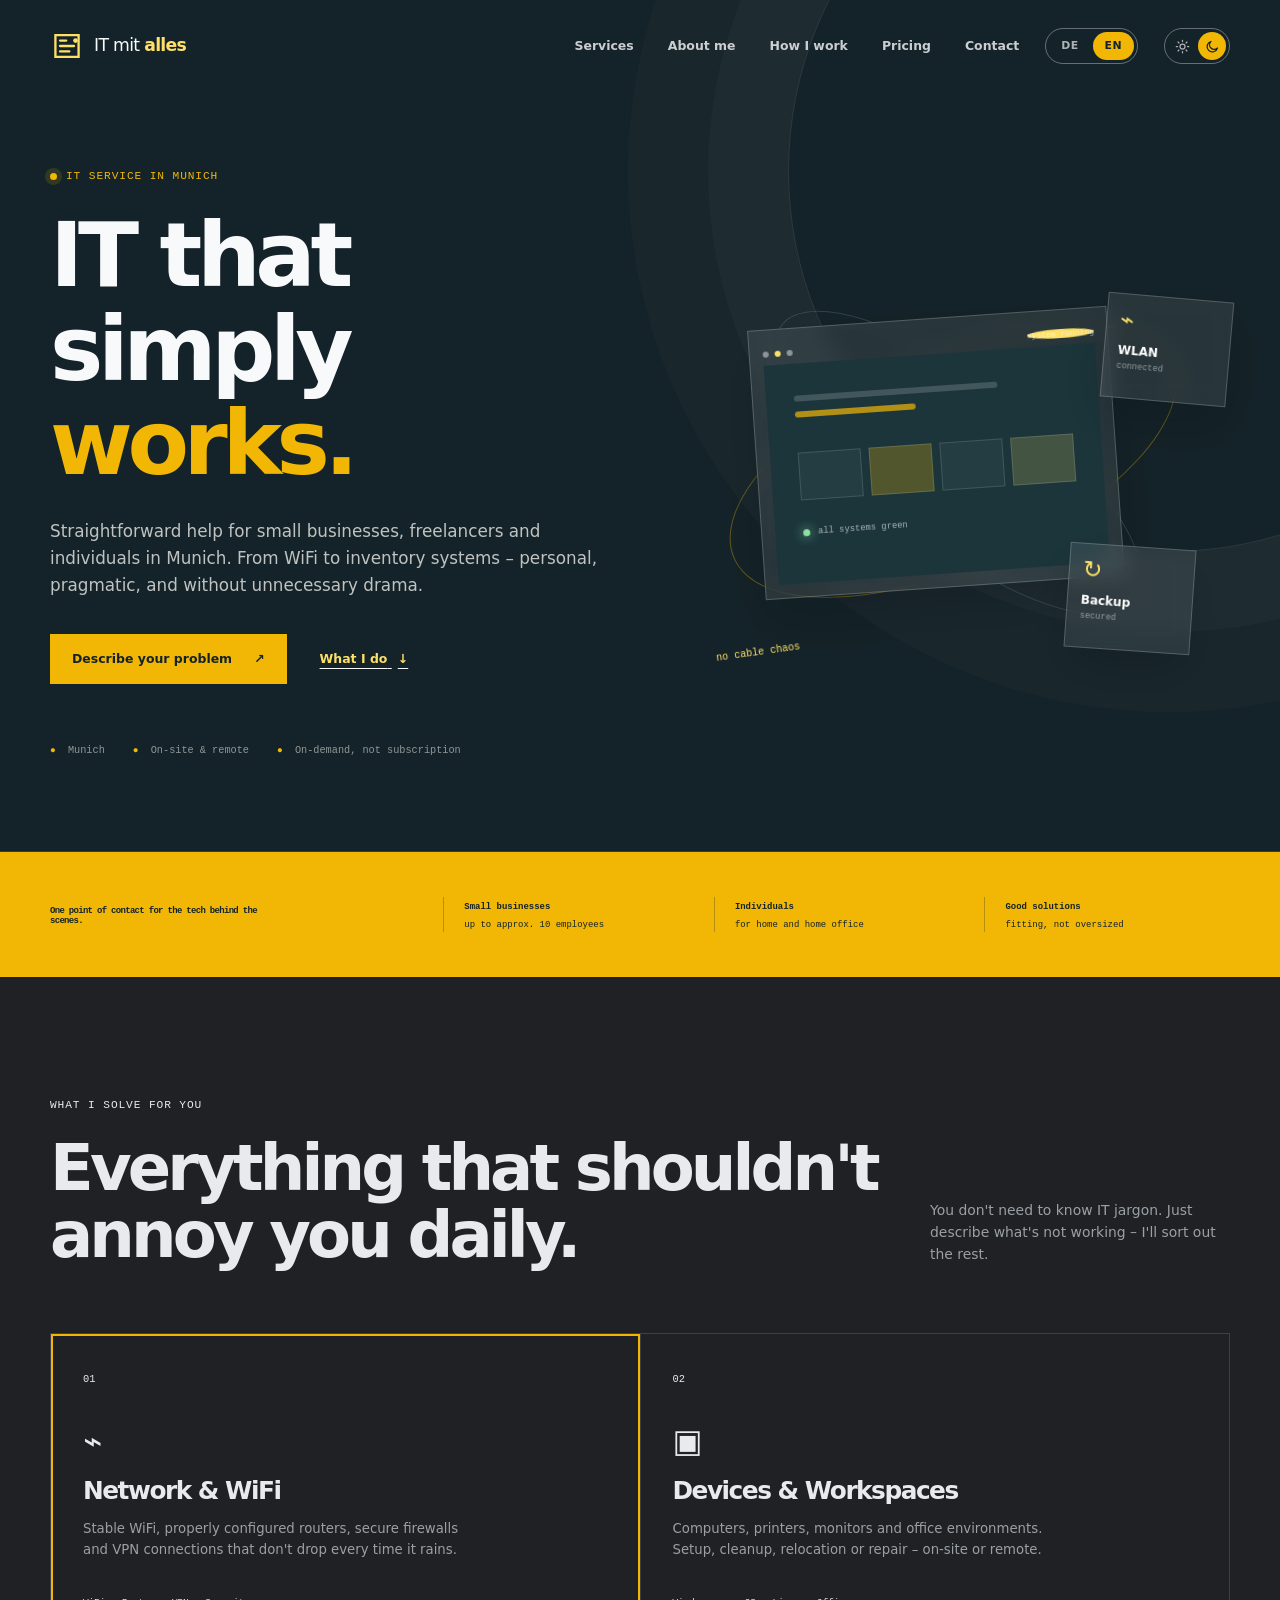
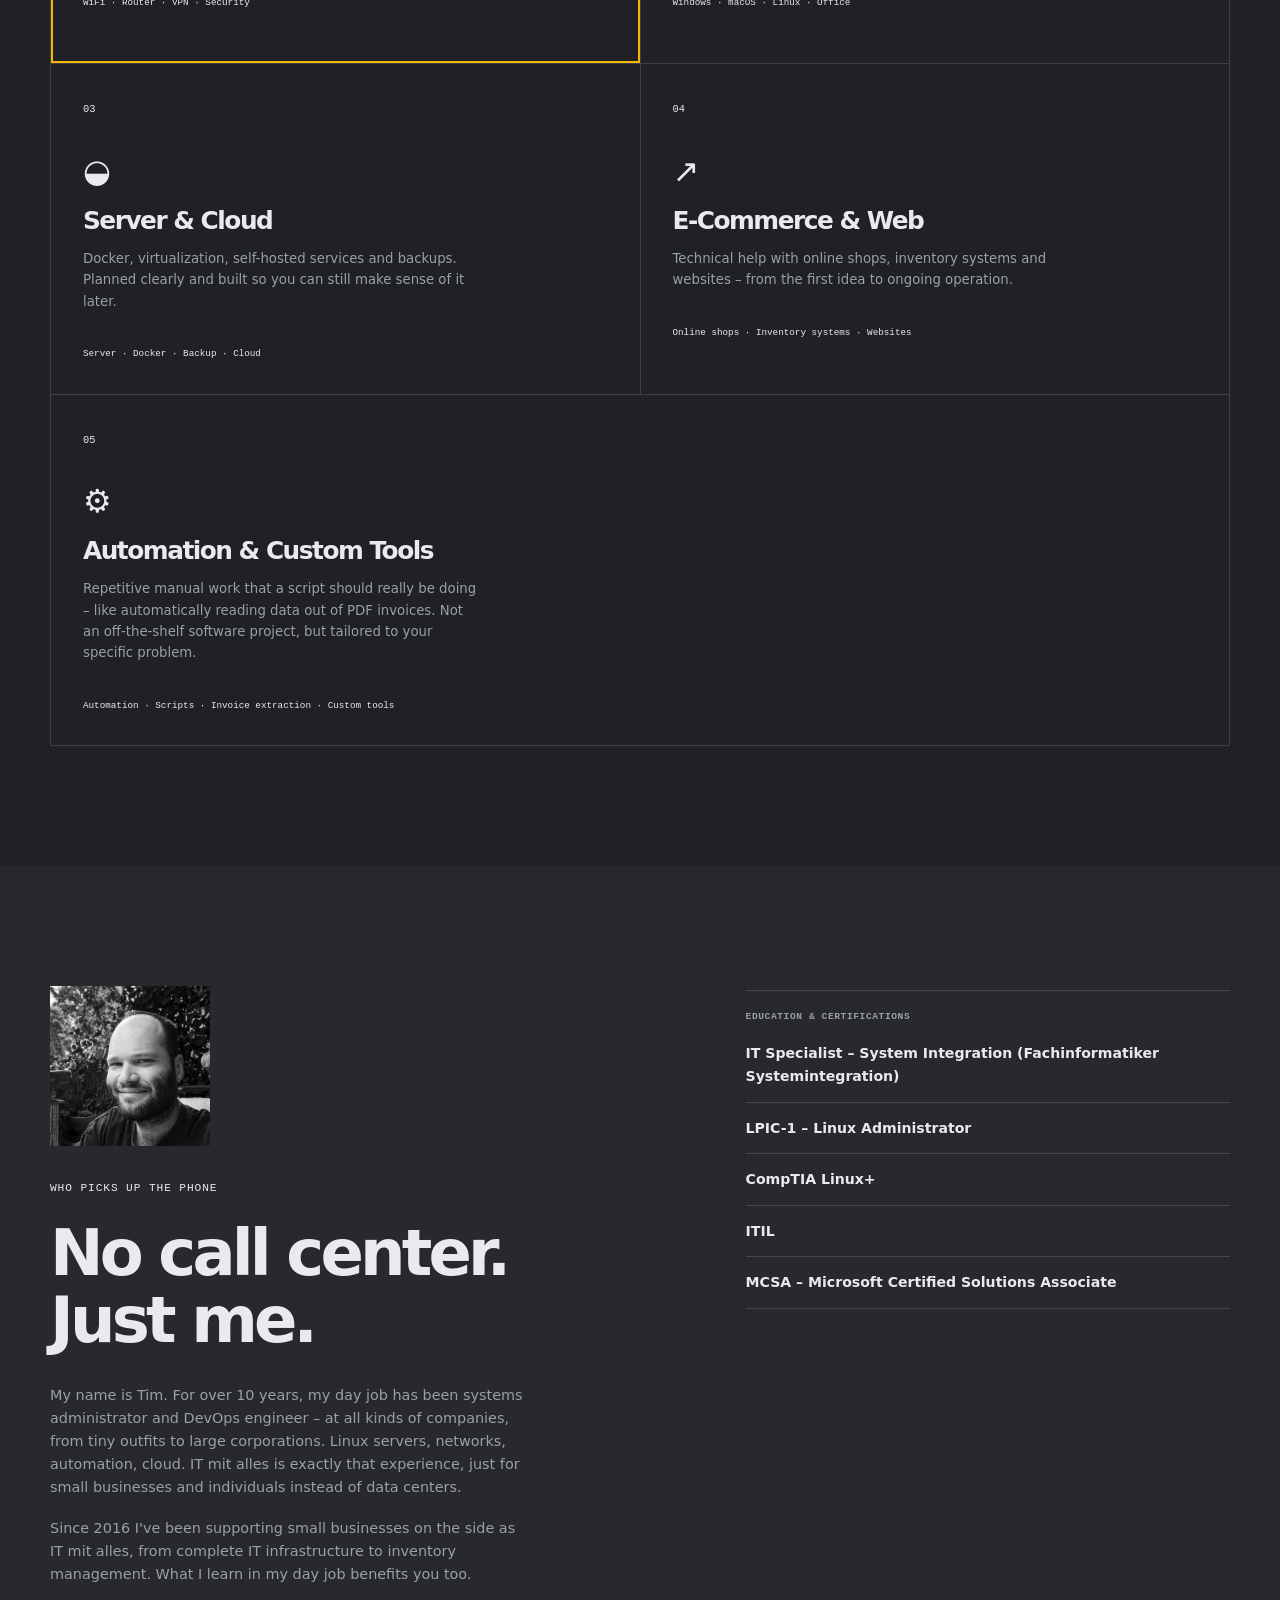
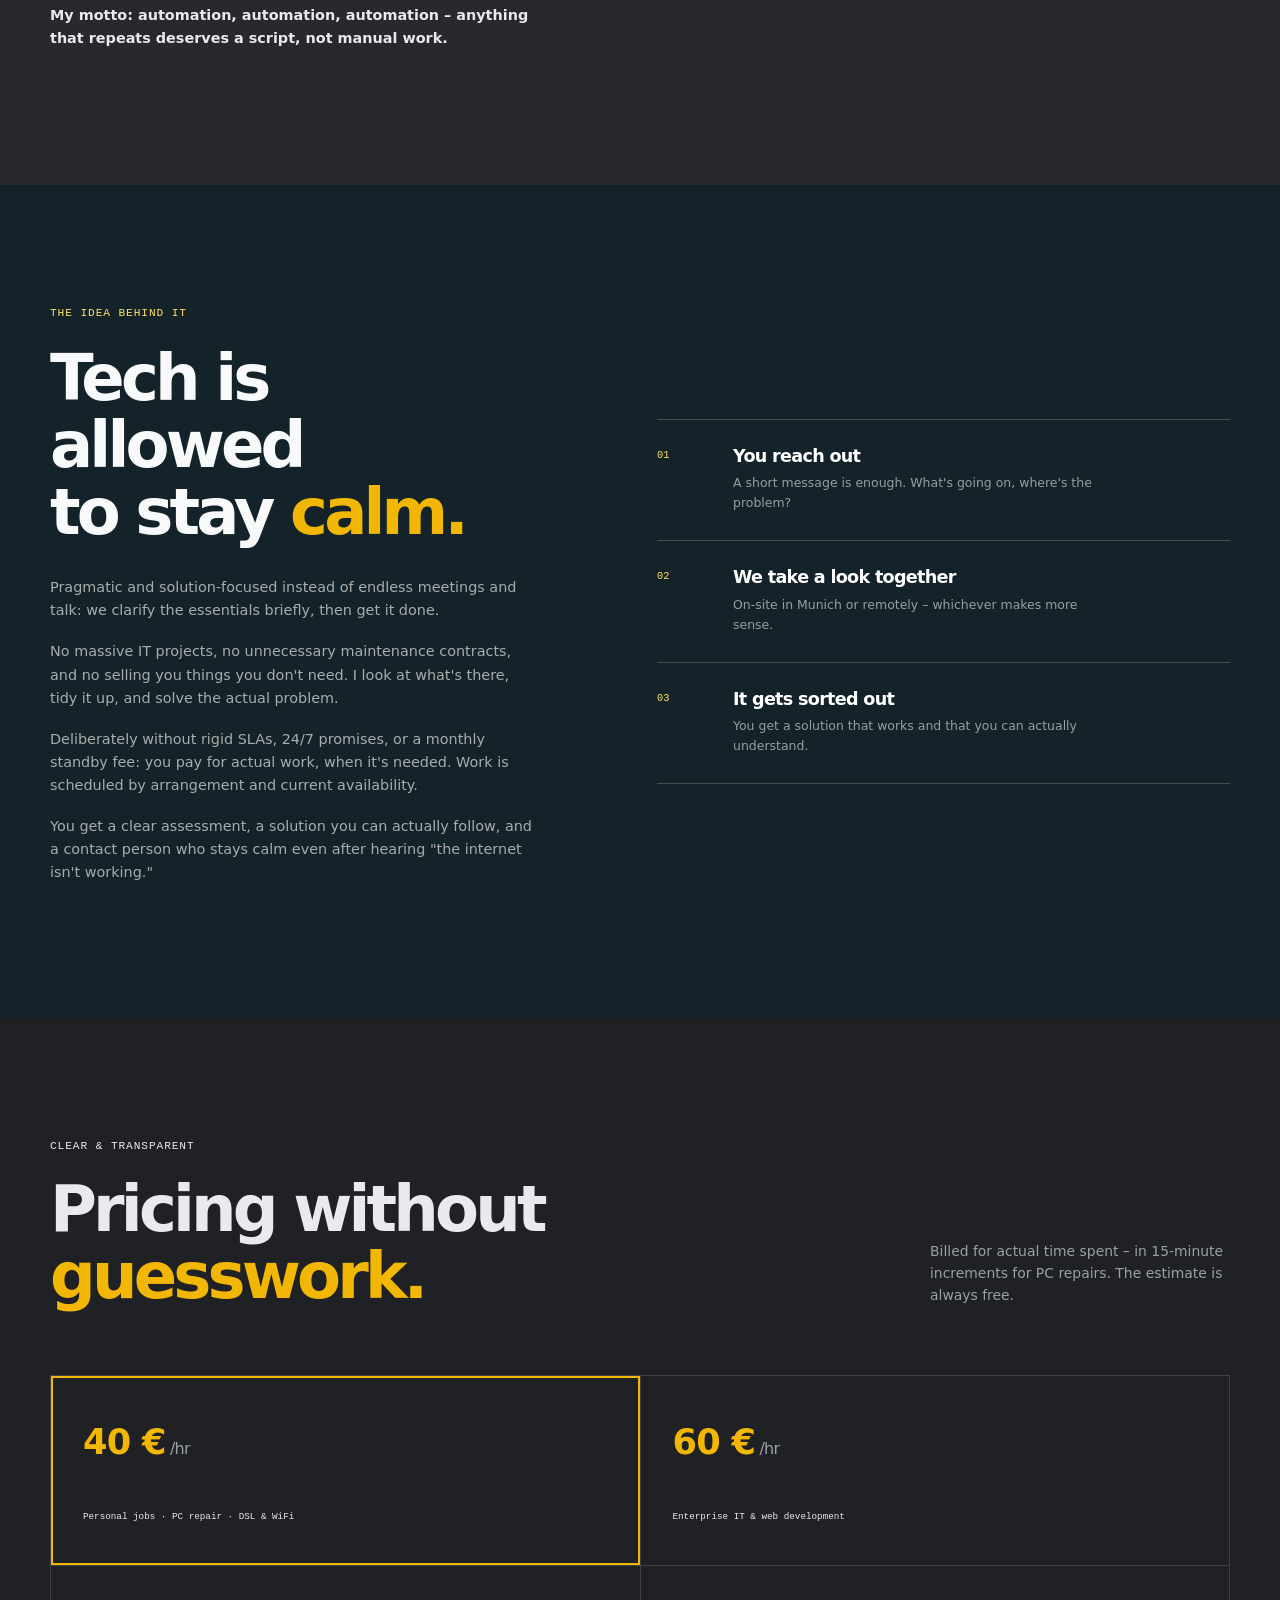
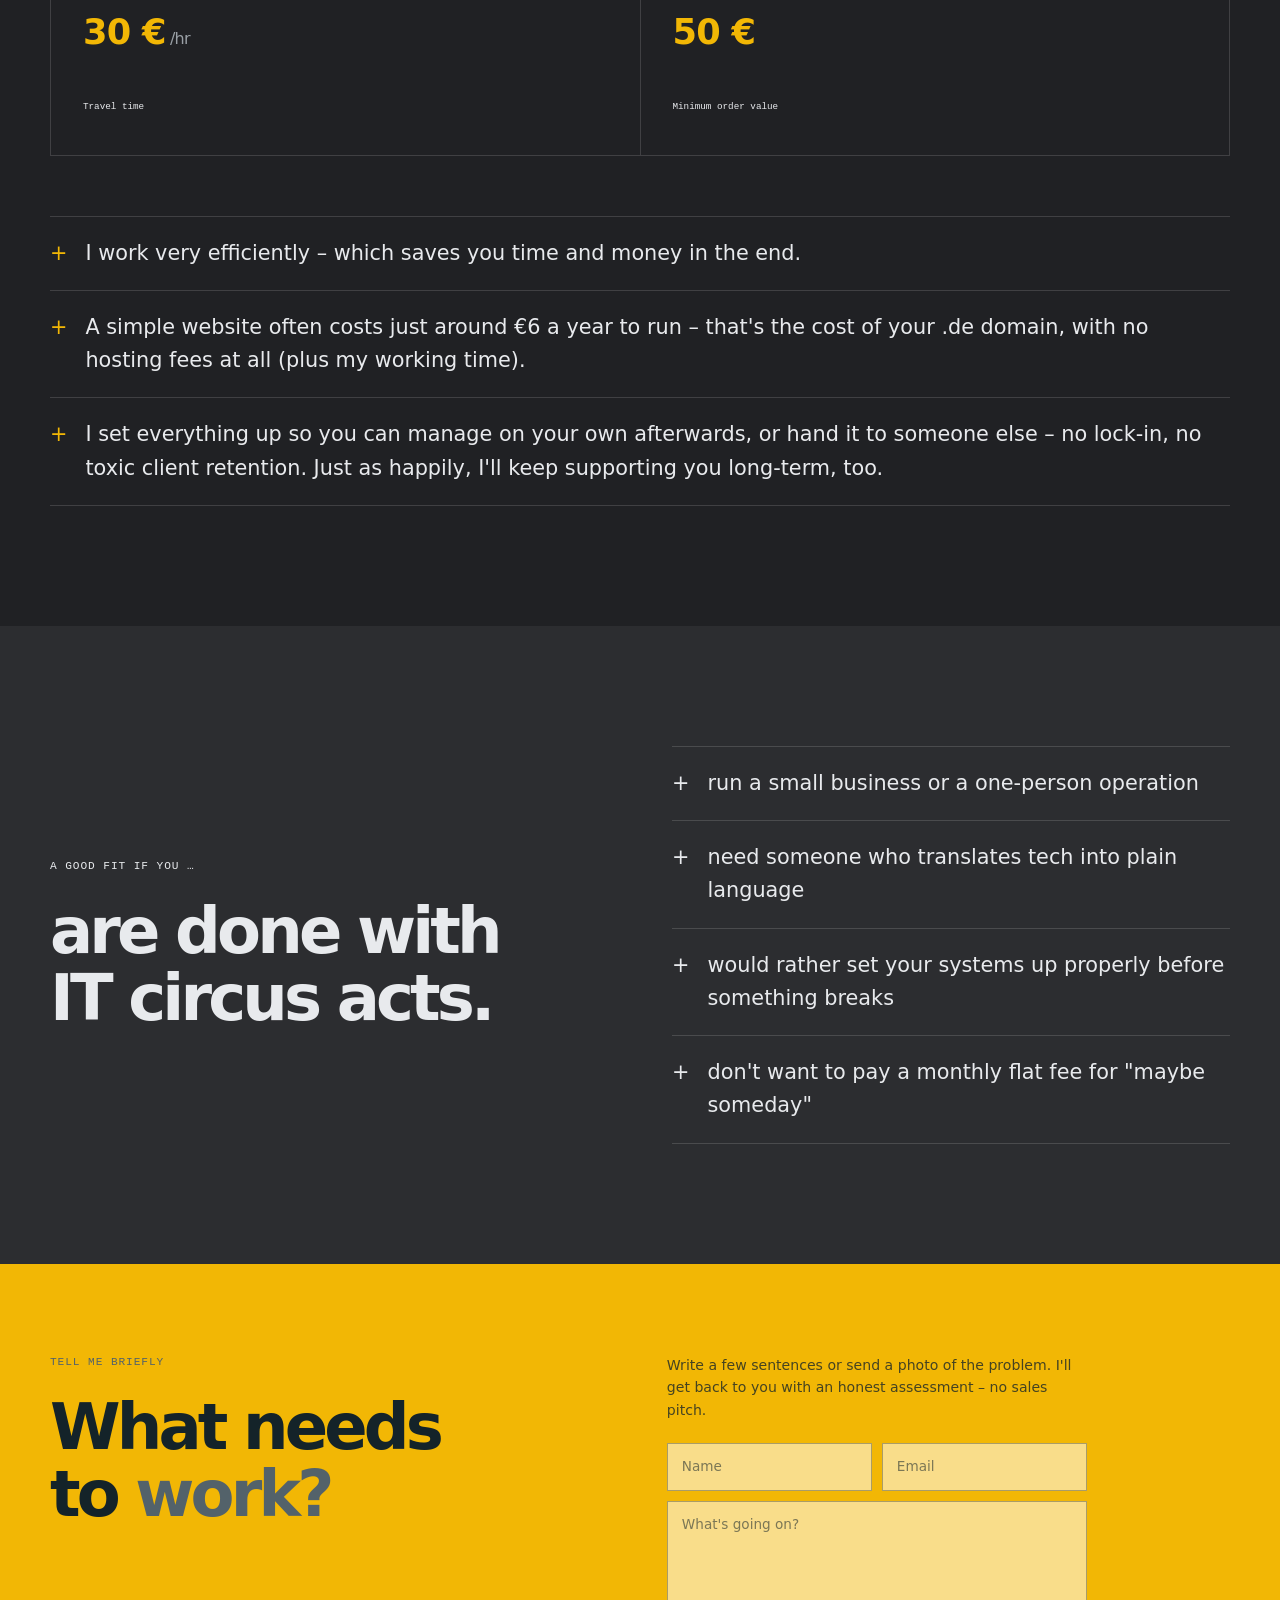
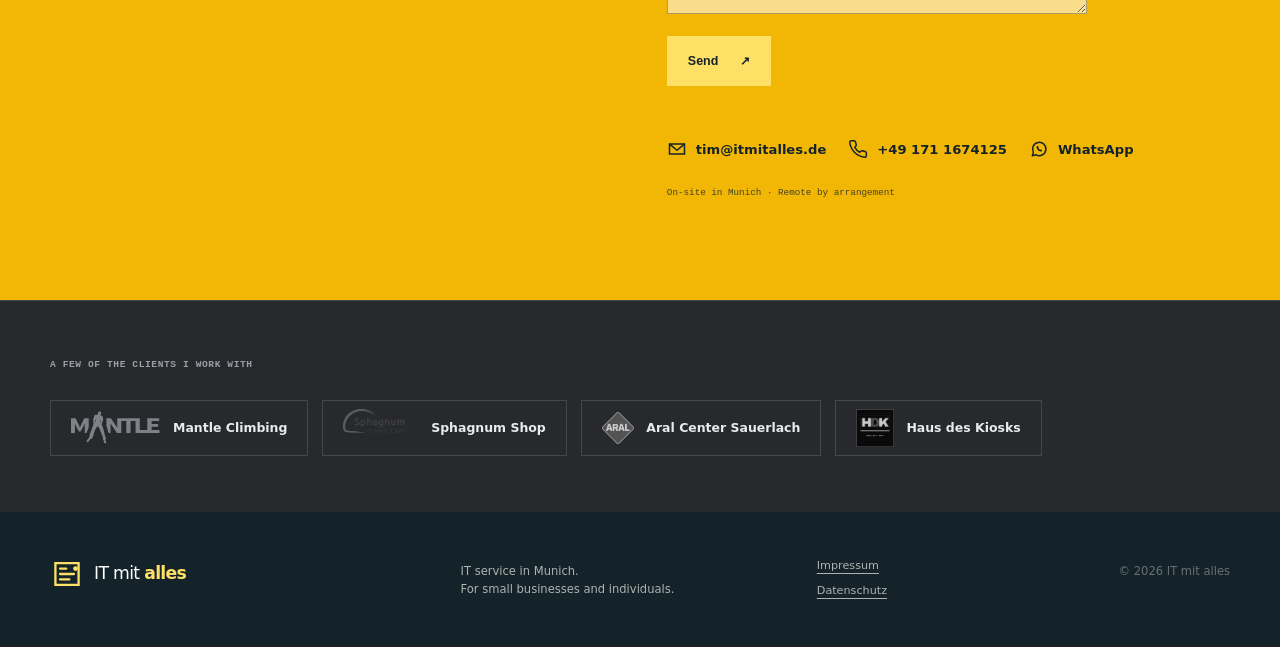
<file: index.html>
<!doctype html>
<html lang="de">
  <head>
    <meta charset="utf-8">
    <meta name="viewport" content="width=device-width, initial-scale=1">
    <script>(function(){try{var s=localStorage.getItem('itmitalles-theme');var t=(s==='light'||s==='dark')?s:'dark';document.documentElement.setAttribute('data-theme',t);}catch(e){}})();</script>
    <meta name="description" content="IT mit alles: verständlicher IT-Service für kleine Firmen, Selbstständige und Privatpersonen in München.">
    <meta name="theme-color" content="#142329">
    <meta property="og:title" content="IT mit alles – IT-Service in München">
    <meta property="og:description" content="Netzwerk, Geräte, Server, Cloud und Web. Persönlich, verständlich und ohne unnötiges Abo.">
    <meta property="og:type" content="website">
    <meta property="og:url" content="https://itmitalles.de/">
    <title>IT mit alles – IT-Service in München</title>
    <link rel="stylesheet" href="styles.css">
    <link rel="icon" href="favicon.svg" type="image/svg+xml">
    <link rel="icon" href="favicon.ico" sizes="any">
    <link rel="apple-touch-icon" href="apple-touch-icon.png">
    <script type="application/ld+json" id="ld-json">
      {
        "@context": "https://schema.org",
        "@type": "ProfessionalService",
        "name": "IT mit alles",
        "url": "https://itmitalles.de/",
        "description": "IT-Service für kleine Firmen, Selbstständige und Privatpersonen in München.",
        "areaServed": ["München"],
        "serviceType": ["IT-Service", "Systemadministration", "Netzwerk und WLAN", "E-Commerce und Web", "Automatisierung und individuelle Tools"]
      }
    </script>
  </head>
  <body>
    <a class="skip-link" href="#inhalt"><span lang="de">Zum Inhalt springen</span><span lang="en">Skip to content</span></a>

    <header class="site-header">
      <div class="container nav-wrap">
        <a class="brand" href="/" data-label-de="IT mit alles Startseite" data-label-en="IT mit alles homepage" aria-label="IT mit alles Startseite">
          <span class="brand-mark" aria-hidden="true">
            <svg viewBox="0 0 44 44" role="img">
              <path d="M7 8h30v28H7z" fill="none" stroke="currentColor" stroke-width="3"/>
              <path d="M13 15h8M13 22h18M13 29h12" fill="none" stroke="currentColor" stroke-width="3" stroke-linecap="round"/>
              <circle cx="33" cy="15" r="3" fill="currentColor"/>
            </svg>
          </span>
          <span>IT mit <b>alles</b></span>
        </a>
        <div class="nav-actions">
          <nav id="main-nav" class="main-nav" data-label-de="Hauptnavigation" data-label-en="Main navigation" aria-label="Hauptnavigation">
            <a href="#leistungen"><span lang="de">Leistungen</span><span lang="en">Services</span></a>
            <a href="#ueber-mich"><span lang="de">Über mich</span><span lang="en">About me</span></a>
            <a href="#arbeitsweise"><span lang="de">Arbeitsweise</span><span lang="en">How I work</span></a>
            <a href="#preise"><span lang="de">Preise</span><span lang="en">Pricing</span></a>
            <a href="#kontakt"><span lang="de">Kontakt</span><span lang="en">Contact</span></a>
          </nav>
          <div class="lang-switch" role="group" aria-label="Sprache / Language">
            <button type="button" data-lang-switch="de" aria-pressed="true">DE</button>
            <button type="button" data-lang-switch="en" aria-pressed="false">EN</button>
          </div>
          <div class="theme-switch" role="group" aria-label="Darstellung / Theme">
            <button type="button" data-theme-switch="light" aria-pressed="false" data-label-de="Helles Design" data-label-en="Light theme" aria-label="Helles Design">
              <svg viewBox="0 0 24 24" fill="none" stroke="currentColor" stroke-width="2" stroke-linecap="round"><circle cx="12" cy="12" r="4"/><path d="M12 2v2M12 20v2M4.9 4.9l1.4 1.4M17.7 17.7l1.4 1.4M2 12h2M20 12h2M4.9 19.1l1.4-1.4M17.7 6.3l1.4-1.4"/></svg>
            </button>
            <button type="button" data-theme-switch="dark" aria-pressed="false" data-label-de="Dunkles Design" data-label-en="Dark theme" aria-label="Dunkles Design">
              <svg viewBox="0 0 24 24" fill="none" stroke="currentColor" stroke-width="2" stroke-linecap="round" stroke-linejoin="round"><path d="M20 14.5A8.5 8.5 0 1 1 9.5 4a7 7 0 0 0 10.5 10.5z"/></svg>
            </button>
          </div>
          <button class="menu-toggle" type="button" aria-expanded="false" aria-controls="main-nav"><span lang="de">Menü</span><span lang="en">Menu</span></button>
        </div>
      </div>
    </header>

    <main id="inhalt">
      <section class="hero">
        <div class="container hero-grid">
          <div class="hero-copy">
            <p class="eyebrow"><span class="eyebrow-dot"></span> <span lang="de">IT-Service in München</span><span lang="en">IT service in Munich</span></p>
            <h1><span lang="de">IT, die einfach <em>funktioniert.</em></span><span lang="en">IT that simply <em>works.</em></span></h1>
            <p class="hero-lead"><span lang="de">Verständliche Hilfe für kleine Firmen, Selbstständige und Privatpersonen in München. Von WLAN bis Warenwirtschaft – persönlich, pragmatisch und ohne unnötiges Theater.</span><span lang="en">Straightforward help for small businesses, freelancers and individuals in Munich. From WiFi to inventory systems – personal, pragmatic, and without unnecessary drama.</span></p>
            <div class="hero-actions">
              <a class="button button-primary" href="#kontakt"><span lang="de">Problem schildern</span><span lang="en">Describe your problem</span> <span aria-hidden="true">↗</span></a>
              <a class="text-link" href="#leistungen"><span lang="de">Was ich mache</span><span lang="en">What I do</span> <span aria-hidden="true">↓</span></a>
            </div>
            <div class="hero-notes" data-label-de="Arbeitsgebiet" data-label-en="Service area" aria-label="Arbeitsgebiet">
              <span><i>●</i> <span lang="de">München</span><span lang="en">Munich</span></span>
              <span><i>●</i> <span lang="de">Vor Ort &amp; remote</span><span lang="en">On-site &amp; remote</span></span>
              <span><i>●</i> <span lang="de">Auf Zuruf statt im Abo</span><span lang="en">On-demand, not subscription</span></span>
            </div>
          </div>
          <div class="hero-visual" data-label-de="Illustration eines aufgeräumten IT-Arbeitsplatzes" data-label-en="Illustration of a tidy IT workspace" aria-label="Illustration eines aufgeräumten IT-Arbeitsplatzes">
            <div class="orbit orbit-one"></div>
            <div class="orbit orbit-two"></div>
            <div class="visual-card visual-card-main">
              <div class="window-bar"><span></span><span></span><span></span><b><span lang="de">system läuft</span><span lang="en">system running</span></b></div>
              <div class="visual-screen">
                <div class="screen-line screen-line-long"></div>
                <div class="screen-line screen-line-short"></div>
                <div class="screen-grid"><span></span><span></span><span></span><span></span></div>
                <div class="screen-status"><i></i><span><span lang="de">alles im grünen Bereich</span><span lang="en">all systems green</span></span></div>
              </div>
            </div>
            <div class="visual-card visual-card-small card-wifi"><span class="card-icon">⌁</span><b>WLAN</b><small><span lang="de">verbunden</span><span lang="en">connected</span></small></div>
            <div class="visual-card visual-card-small card-backup"><span class="card-icon">↻</span><b>Backup</b><small><span lang="de">gesichert</span><span lang="en">secured</span></small></div>
            <div class="visual-label"><span lang="de">kein Kabelsalat</span><span lang="en">no cable chaos</span></div>
          </div>
        </div>
      </section>

      <section class="trust-strip" data-label-de="Kurzprofil" data-label-en="Quick profile" aria-label="Kurzprofil">
        <div class="container trust-grid">
          <p class="trust-intro"><span lang="de">Ein Ansprechpartner für die Technik im Hintergrund.</span><span lang="en">One point of contact for the tech behind the scenes.</span></p>
          <div><strong><span lang="de">Kleine Firmen</span><span lang="en">Small businesses</span></strong><span><span lang="de">bis ca. 10 Mitarbeitende</span><span lang="en">up to approx. 10 employees</span></span></div>
          <div><strong><span lang="de">Privatpersonen</span><span lang="en">Individuals</span></strong><span><span lang="de">für Zuhause und Homeoffice</span><span lang="en">for home and home office</span></span></div>
          <div><strong><span lang="de">Gute Lösungen</span><span lang="en">Good solutions</span></strong><span><span lang="de">passend statt überdimensioniert</span><span lang="en">fitting, not oversized</span></span></div>
        </div>
      </section>

      <section id="leistungen" class="section services-section">
        <div class="container">
          <div class="section-heading">
            <div>
              <p class="eyebrow"><span lang="de">Was ich für dich löse</span><span lang="en">What I solve for you</span></p>
              <h2><span lang="de">Alles, was im Alltag<br><em>nicht nerven soll.</em></span><span lang="en">Everything that shouldn't<br><em>annoy you daily.</em></span></h2>
            </div>
            <p><span lang="de">Du musst keine IT-Fachbegriffe kennen. Beschreib einfach, was nicht funktioniert – ich sortiere den Rest.</span><span lang="en">You don't need to know IT jargon. Just describe what's not working – I'll sort out the rest.</span></p>
          </div>
          <div class="service-grid">
            <article class="service-card service-card-featured">
              <span class="service-number">01</span>
              <div class="service-icon" aria-hidden="true">⌁</div>
              <h3><span lang="de">Netzwerk &amp; WLAN</span><span lang="en">Network &amp; WiFi</span></h3>
              <p><span lang="de">Stabiles WLAN, sauber eingerichtete Router, sichere Firewalls und VPN-Verbindungen, die nicht bei jedem Regen aussteigen.</span><span lang="en">Stable WiFi, properly configured routers, secure firewalls and VPN connections that don't drop every time it rains.</span></p>
              <span class="service-tags"><span lang="de">WLAN · Router · VPN · Sicherheit</span><span lang="en">WiFi · Router · VPN · Security</span></span>
            </article>
            <article class="service-card">
              <span class="service-number">02</span>
              <div class="service-icon" aria-hidden="true">▣</div>
              <h3><span lang="de">Geräte &amp; Arbeitsplätze</span><span lang="en">Devices &amp; Workspaces</span></h3>
              <p><span lang="de">Computer, Drucker, Monitore und Office-Umgebungen. Einrichtung, Aufräumen, Umzug oder Reparatur – vor Ort oder remote.</span><span lang="en">Computers, printers, monitors and office environments. Setup, cleanup, relocation or repair – on-site or remote.</span></p>
              <span class="service-tags">Windows · macOS · Linux · Office</span>
            </article>
            <article class="service-card">
              <span class="service-number">03</span>
              <div class="service-icon" aria-hidden="true">◒</div>
              <h3>Server &amp; Cloud</h3>
              <p><span lang="de">Docker, Virtualisierung, Self-Hosted-Dienste und Backups. Verständlich geplant und so gebaut, dass du später noch durchblickst.</span><span lang="en">Docker, virtualization, self-hosted services and backups. Planned clearly and built so you can still make sense of it later.</span></p>
              <span class="service-tags">Server · Docker · Backup · Cloud</span>
            </article>
            <article class="service-card">
              <span class="service-number">04</span>
              <div class="service-icon" aria-hidden="true">↗</div>
              <h3>E-Commerce &amp; Web</h3>
              <p><span lang="de">Technische Hilfe bei Webshops, Warenwirtschaft und Websites – von der ersten Idee bis zum laufenden Betrieb.</span><span lang="en">Technical help with online shops, inventory systems and websites – from the first idea to ongoing operation.</span></p>
              <span class="service-tags"><span lang="de">Webshops · WaWi · Websites</span><span lang="en">Online shops · Inventory systems · Websites</span></span>
            </article>
            <article class="service-card service-card-wide">
              <span class="service-number">05</span>
              <div class="service-icon" aria-hidden="true">⚙</div>
              <h3><span lang="de">Automatisierung &amp; individuelle Tools</span><span lang="en">Automation &amp; Custom Tools</span></h3>
              <p><span lang="de">Wiederkehrende Handarbeit, die eigentlich ein Skript erledigen sollte – zum Beispiel automatisches Auslesen von PDF-Rechnungen. Kein Standard-Software-Projekt, sondern maßgeschneidert auf dein konkretes Problem.</span><span lang="en">Repetitive manual work that a script should really be doing – like automatically reading data out of PDF invoices. Not an off-the-shelf software project, but tailored to your specific problem.</span></p>
              <span class="service-tags"><span lang="de">Automatisierung · Skripte · Rechnungsauslese · Individuelle Tools</span><span lang="en">Automation · Scripts · Invoice extraction · Custom tools</span></span>
            </article>
          </div>
        </div>
      </section>

      <section id="ueber-mich" class="section about-section">
        <div class="container about-grid">
          <div class="about-copy">
            <img class="about-photo" src="assets/profile/tim.jpg" width="160" height="160" alt="Tim, Gründer von IT mit alles" loading="lazy">
            <p class="eyebrow"><span lang="de">Wer hier ans Telefon geht</span><span lang="en">Who picks up the phone</span></p>
            <h2><span lang="de">Kein Callcenter.<br><em>Nur ich.</em></span><span lang="en">No call center.<br><em>Just me.</em></span></h2>
            <p><span lang="de">Mein Name ist Tim. Seit über 10 Jahren arbeite ich hauptberuflich als Systemadministrator und DevOps Engineer – in unterschiedlichsten Unternehmen, von der Klitsche bis zum Konzern. Linux-Server, Netzwerke, Automatisierung, Cloud. IT mit alles ist genau diese Erfahrung, nur für kleine Firmen und Privatpersonen statt für Rechenzentren.</span><span lang="en">My name is Tim. For over 10 years, my day job has been systems administrator and DevOps engineer – at all kinds of companies, from tiny outfits to large corporations. Linux servers, networks, automation, cloud. IT mit alles is exactly that experience, just for small businesses and individuals instead of data centers.</span></p>
            <p><span lang="de">Seit 2016 betreue ich nebenbei als IT mit alles kleine Unternehmen, von der kompletten IT-Infrastruktur bis zur Warenwirtschaft. Was ich im Tagesgeschäft lerne, kommt auch bei dir an.</span><span lang="en">Since 2016 I've been supporting small businesses on the side as IT mit alles, from complete IT infrastructure to inventory management. What I learn in my day job benefits you too.</span></p>
            <p class="about-motto"><span lang="de">Mein Motto: Automatisierung, Automatisierung, Automatisierung – was sich wiederholt, verdient ein Skript, keine Handarbeit.</span><span lang="en">My motto: automation, automation, automation – anything that repeats deserves a script, not manual work.</span></p>
          </div>
          <div class="about-creds" data-label-de="Ausbildung und Zertifikate" data-label-en="Education and certifications" aria-label="Ausbildung und Zertifikate">
            <p class="creds-intro"><span lang="de">Ausbildung &amp; Zertifikate</span><span lang="en">Education &amp; Certifications</span></p>
            <ul class="creds-list">
              <li><span lang="de">Fachinformatiker Systemintegration</span><span lang="en">IT Specialist – System Integration (Fachinformatiker Systemintegration)</span></li>
              <li>LPIC-1 – Linux Administrator</li>
              <li>CompTIA Linux+</li>
              <li>ITIL</li>
              <li>MCSA – Microsoft Certified Solutions Associate</li>
            </ul>
          </div>
        </div>
      </section>

      <section id="arbeitsweise" class="section approach-section">
        <div class="container approach-grid">
          <div class="approach-copy">
            <p class="eyebrow eyebrow-light"><span lang="de">Die Idee dahinter</span><span lang="en">The idea behind it</span></p>
            <h2><span lang="de">Technik darf<br><em>unaufgeregt</em> sein.</span><span lang="en">Tech is allowed<br>to stay <em>calm.</em></span></h2>
            <p><span lang="de">Pragmatisch und lösungsorientiert statt zig Meetings und viel Gelaber: Wir klären kurz das Nötigste, dann wird gemacht.</span><span lang="en">Pragmatic and solution-focused instead of endless meetings and talk: we clarify the essentials briefly, then get it done.</span></p>
            <p><span lang="de">Keine riesigen IT-Projekte, keine unnötigen Wartungsverträge und kein Verkauf von Dingen, die du nicht brauchst. Ich schaue mir an, was da ist, räume auf und löse das konkrete Problem.</span><span lang="en">No massive IT projects, no unnecessary maintenance contracts, and no selling you things you don't need. I look at what's there, tidy it up, and solve the actual problem.</span></p>
            <p><span lang="de">Bewusst ohne starre SLAs, 24/7-Versprechen oder monatliche Bereitschaftspauschale: Du zahlst für konkrete Arbeit, wenn sie gebraucht wird. Die Bearbeitung erfolgt nach Absprache und aktueller Verfügbarkeit.</span><span lang="en">Deliberately without rigid SLAs, 24/7 promises, or a monthly standby fee: you pay for actual work, when it's needed. Work is scheduled by arrangement and current availability.</span></p>
            <p><span lang="de">Du bekommst eine klare Einschätzung, eine nachvollziehbare Lösung und einen Ansprechpartner, der auch nach dem Satz „Das Internet geht nicht“ noch ruhig bleibt.</span><span lang="en">You get a clear assessment, a solution you can actually follow, and a contact person who stays calm even after hearing "the internet isn't working."</span></p>
          </div>
          <div class="steps" data-label-de="Ablauf" data-label-en="Process" aria-label="Ablauf">
            <div class="step"><span>01</span><div><h3><span lang="de">Du meldest dich</span><span lang="en">You reach out</span></h3><p><span lang="de">Kurze Nachricht genügt. Was ist los, wo drückt der Schuh?</span><span lang="en">A short message is enough. What's going on, where's the problem?</span></p></div></div>
            <div class="step"><span>02</span><div><h3><span lang="de">Wir schauen gemeinsam</span><span lang="en">We take a look together</span></h3><p><span lang="de">Vor Ort in München oder per Fernzugriff – je nachdem, was sinnvoll ist.</span><span lang="en">On-site in Munich or remotely – whichever makes more sense.</span></p></div></div>
            <div class="step"><span>03</span><div><h3><span lang="de">Es wird ordentlich</span><span lang="en">It gets sorted out</span></h3><p><span lang="de">Du bekommst eine Lösung, die funktioniert und die du verstehen kannst.</span><span lang="en">You get a solution that works and that you can actually understand.</span></p></div></div>
          </div>
        </div>
      </section>

      <section id="preise" class="section pricing-section">
        <div class="container">
          <div class="section-heading">
            <div>
              <p class="eyebrow"><span lang="de">Klar &amp; transparent</span><span lang="en">Clear &amp; transparent</span></p>
              <h2><span lang="de">Preise ohne<br><em>Rätselraten.</em></span><span lang="en">Pricing without<br><em>guesswork.</em></span></h2>
            </div>
            <p><span lang="de">Abrechnung nach tatsächlichem Aufwand – bei PC-Reparaturen in Viertelstunden-Schritten. Der Kostenvoranschlag ist immer kostenlos.</span><span lang="en">Billed for actual time spent – in 15-minute increments for PC repairs. The estimate is always free.</span></p>
          </div>
          <div class="service-grid pricing-grid">
            <article class="service-card service-card-featured">
              <span class="price-amount">40&nbsp;€<small><span lang="de">/Std.</span><span lang="en">/hr</span></small></span>
              <span class="service-tags"><span lang="de">Privatsachen · PC-Reparatur · DSL &amp; WLAN</span><span lang="en">Personal jobs · PC repair · DSL &amp; WiFi</span></span>
            </article>
            <article class="service-card">
              <span class="price-amount">60&nbsp;€<small><span lang="de">/Std.</span><span lang="en">/hr</span></small></span>
              <span class="service-tags"><span lang="de">Enterprise-IT &amp; Webentwicklung</span><span lang="en">Enterprise IT &amp; web development</span></span>
            </article>
            <article class="service-card">
              <span class="price-amount">30&nbsp;€<small><span lang="de">/Std.</span><span lang="en">/hr</span></small></span>
              <span class="service-tags"><span lang="de">Anfahrt</span><span lang="en">Travel time</span></span>
            </article>
            <article class="service-card">
              <span class="price-amount">50&nbsp;€</span>
              <span class="service-tags"><span lang="de">Mindestauftragswert</span><span lang="en">Minimum order value</span></span>
            </article>
          </div>
          <div class="fit-list pricing-notes">
            <p><span>+</span> <span lang="de">Ich arbeite sehr zügig – das spart dir am Ende Zeit und Geld.</span><span lang="en">I work very efficiently – which saves you time and money in the end.</span></p>
            <p><span>+</span> <span lang="de">Eine einfache Website realisiere ich oft für nur rund 6&nbsp;€ im Jahr – das sind die Kosten für deine .de-Domain, ganz ohne Hostingkosten (zzgl. Arbeitszeit).</span><span lang="en">A simple website often costs just around €6 a year to run – that's the cost of your .de domain, with no hosting fees at all (plus my working time).</span></p>
            <p><span>+</span> <span lang="de">Ich baue alles so, dass du danach allein zurechtkommst oder jemand anderes übernehmen kann – kein Lock-in, keine toxische Kundenbindung. Genauso gerne betreue ich dich aber auch langfristig weiter.</span><span lang="en">I set everything up so you can manage on your own afterwards, or hand it to someone else – no lock-in, no toxic client retention. Just as happily, I'll keep supporting you long-term, too.</span></p>
          </div>
        </div>
      </section>

      <section class="section fit-section">
        <div class="container fit-grid">
          <div>
            <p class="eyebrow"><span lang="de">Passt gut, wenn du …</span><span lang="en">A good fit if you …</span></p>
            <h2><span lang="de">keine Lust auf<br><em>IT-Zirkus</em> hast.</span><span lang="en">are done with<br><em>IT circus acts.</em></span></h2>
          </div>
          <div class="fit-list">
            <p><span>+</span> <span lang="de">eine kleine Firma oder ein Ein-Personen-Business führst</span><span lang="en">run a small business or a one-person operation</span></p>
            <p><span>+</span> <span lang="de">jemanden brauchst, der Technik in normale Sprache übersetzt</span><span lang="en">need someone who translates tech into plain language</span></p>
            <p><span>+</span> <span lang="de">deine Systeme lieber vernünftig einrichtest, bevor es brennt</span><span lang="en">would rather set your systems up properly before something breaks</span></p>
            <p><span>+</span> <span lang="de">keine monatliche Pauschale für „vielleicht irgendwann“ möchtest</span><span lang="en">don't want to pay a monthly flat fee for "maybe someday"</span></p>
          </div>
        </div>
      </section>

      <section id="kontakt" class="contact-section">
        <div class="container contact-box">
          <div>
            <p class="eyebrow eyebrow-light"><span lang="de">Erzähl kurz</span><span lang="en">Tell me briefly</span></p>
            <h2><span lang="de">Was soll<br><em>funktionieren?</em></span><span lang="en">What needs<br>to <em>work?</em></span></h2>
          </div>
          <div class="contact-copy">
            <p><span lang="de">Schreib ein paar Sätze oder schick ein Foto vom Problem. Ich melde mich mit einer ehrlichen Einschätzung – ohne Verkaufsshow.</span><span lang="en">Write a few sentences or send a photo of the problem. I'll get back to you with an honest assessment – no sales pitch.</span></p>

            <!-- Web3Forms: kostenloser Formular-Endpunkt für statische Seiten, kein eigener Server nötig. Access-Key auf https://web3forms.com/ anfordern (kommt per Mail an tim@itmitalles.de) und unten eintragen. -->
            <form class="contact-form" id="contact-form" action="https://api.web3forms.com/submit" method="POST" novalidate>
              <input type="hidden" name="access_key" value="YOUR_WEB3FORMS_ACCESS_KEY">
              <input type="hidden" name="subject" value="Neue Anfrage über itmitalles.de">
              <input type="hidden" name="from_name" value="Kontaktformular itmitalles.de">
              <input type="checkbox" name="botcheck" class="contact-form-honeypot" tabindex="-1" autocomplete="off">
              <div class="contact-form-row">
                <label class="sr-only" for="contact-name"><span lang="de">Name</span><span lang="en">Name</span></label>
                <input type="text" id="contact-name" name="name" required data-placeholder-de="Name" data-placeholder-en="Name" placeholder="Name">
                <label class="sr-only" for="contact-reply-to"><span lang="de">E-Mail</span><span lang="en">Email</span></label>
                <input type="email" id="contact-reply-to" name="email" required data-placeholder-de="E-Mail" data-placeholder-en="Email" placeholder="E-Mail">
              </div>
              <label class="sr-only" for="contact-message"><span lang="de">Nachricht</span><span lang="en">Message</span></label>
              <textarea id="contact-message" name="message" rows="4" required data-placeholder-de="Was ist los?" data-placeholder-en="What's going on?" placeholder="Was ist los?"></textarea>
              <button type="submit" class="button button-light"><span lang="de">Absenden</span><span lang="en">Send</span> <span aria-hidden="true">↗</span></button>
              <p class="contact-form-status" id="contact-form-status" role="status" aria-live="polite"></p>
            </form>

            <div class="contact-links">
              <a class="contact-link" id="contact-email" href="mailto:tim@itmitalles.de?subject=IT-Anfrage" data-subject-de="IT-Anfrage" data-subject-en="IT inquiry">
                <span class="contact-link-icon" aria-hidden="true">
                  <svg viewBox="0 0 24 24"><path d="M3 6h18v12H3z" fill="none" stroke="currentColor" stroke-width="1.8"/><path d="M3.5 6.5l8.5 7 8.5-7" fill="none" stroke="currentColor" stroke-width="1.8" stroke-linecap="round" stroke-linejoin="round"/></svg>
                </span>
                <span>tim@itmitalles.de</span>
              </a>
              <a class="contact-link" href="tel:+491711674125">
                <span class="contact-link-icon" aria-hidden="true">
                  <svg viewBox="0 0 24 24"><path d="M22 16.92v3a2 2 0 0 1-2.18 2 19.79 19.79 0 0 1-8.63-3.07 19.5 19.5 0 0 1-6-6 19.79 19.79 0 0 1-3.07-8.67A2 2 0 0 1 4.11 2h3a2 2 0 0 1 2 1.72c.13.96.36 1.9.7 2.81a2 2 0 0 1-.45 2.11L8.09 9.91a16 16 0 0 0 6 6l1.27-1.27a2 2 0 0 1 2.11-.45c.91.34 1.85.57 2.81.7A2 2 0 0 1 22 16.92z" fill="none" stroke="currentColor" stroke-width="1.8" stroke-linecap="round" stroke-linejoin="round"/></svg>
                </span>
                <span>+49 171 1674125</span>
              </a>
              <a class="contact-link" href="https://wa.me/491711674125" target="_blank" rel="noopener">
                <span class="contact-link-icon" aria-hidden="true">
                  <svg viewBox="0 0 24 24"><path d="M4 20l1.3-4.1A8 8 0 1 1 8.4 19z" fill="none" stroke="currentColor" stroke-width="1.8" stroke-linejoin="round"/><path d="M9 9.3c0 3 2.7 5.7 5.7 5.7.5 0 1-.6.9-1.1l-.2-.9c-.1-.4-.5-.6-.9-.5l-1 .3a4.6 4.6 0 0 1-2.3-2.3l.3-1c.1-.4-.1-.8-.5-.9l-.9-.2c-.5-.1-1.1.4-1.1.9z" fill="currentColor" stroke="none"/></svg>
                </span>
                <span>WhatsApp</span>
              </a>
            </div>

            <p class="contact-note"><span lang="de">Vor Ort in München · Remote nach Absprache</span><span lang="en">On-site in Munich · Remote by arrangement</span></p>
          </div>
        </div>
      </section>

      <section class="clients-section" aria-label="Kundenauszug">
        <div class="container clients-wrap">
          <p class="clients-label"><span lang="de">Ein Auszug aus meinem Kundenkreis</span><span lang="en">A few of the clients I work with</span></p>
          <ul class="clients-logos">
            <li><a href="https://www.mantle-climbing.de/" target="_blank" rel="noopener"><span class="logo-mask logo-mask-mantle" aria-hidden="true"></span><span>Mantle Climbing</span></a></li>
            <li><a href="https://www.sphagnum-shop.com/" target="_blank" rel="noopener"><img src="assets/logos/sphagnum.png" alt="" loading="lazy"><span>Sphagnum Shop</span></a></li>
            <li><a href="https://tankstelle.aral.de/tankstelle/19014000" target="_blank" rel="noopener"><img src="assets/logos/aral.svg" alt="" loading="lazy"><span>Aral Center Sauerlach</span></a></li>
            <li><a href="https://www.haus-des-kiosks.de/" target="_blank" rel="noopener"><img src="assets/logos/haus-des-kiosks.png" alt="" loading="lazy"><span>Haus des Kiosks</span></a></li>
          </ul>
        </div>
      </section>
    </main>

    <footer class="site-footer">
      <div class="container footer-grid">
        <div class="brand footer-brand"><span class="brand-mark" aria-hidden="true"><svg viewBox="0 0 44 44"><path d="M7 8h30v28H7z" fill="none" stroke="currentColor" stroke-width="3"/><path d="M13 15h8M13 22h18M13 29h12" fill="none" stroke="currentColor" stroke-width="3" stroke-linecap="round"/><circle cx="33" cy="15" r="3" fill="currentColor"/></svg></span><span>IT mit <b>alles</b></span></div>
        <p><span lang="de">IT-Service in München.<br>Für kleine Firmen und Privatpersonen.</span><span lang="en">IT service in Munich.<br>For small businesses and individuals.</span></p>
        <div class="footer-links"><a href="impressum.html">Impressum</a><a href="datenschutz.html">Datenschutz</a></div>
        <p class="footer-copy">© <span id="year">2026</span> IT mit alles</p>
      </div>
    </footer>
    <script src="script.js"></script>
  </body>
</html>
</file>
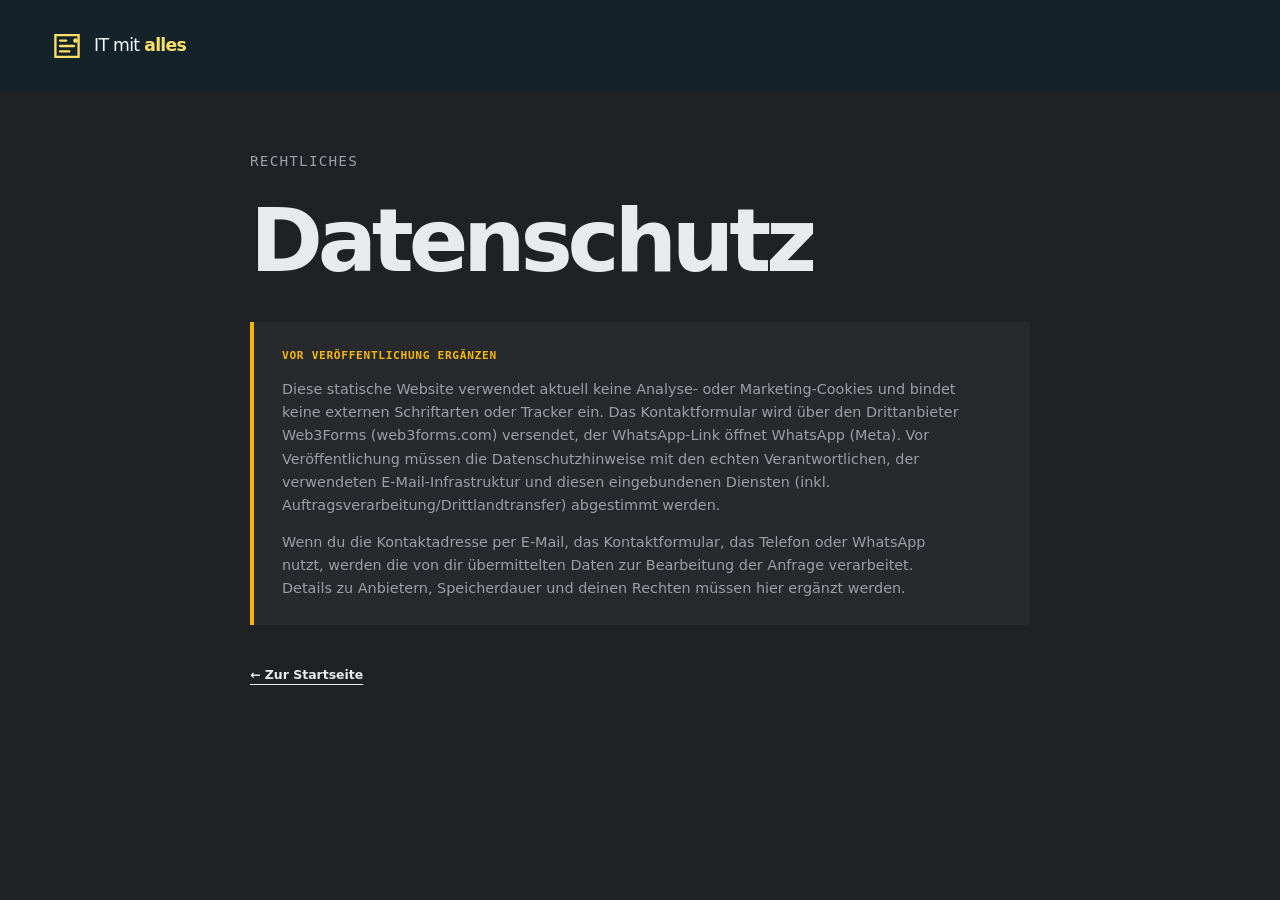
<file: datenschutz.html>
<!doctype html>
<html lang="de">
  <head>
    <meta charset="utf-8"><meta name="viewport" content="width=device-width, initial-scale=1">
    <script>(function(){try{var s=localStorage.getItem('itmitalles-theme');var t=(s==='light'||s==='dark')?s:'dark';document.documentElement.setAttribute('data-theme',t);}catch(e){}})();</script>
    <title>Datenschutz – IT mit alles</title><link rel="stylesheet" href="styles.css">
    <link rel="icon" href="favicon.svg" type="image/svg+xml">
    <link rel="icon" href="favicon.ico" sizes="any">
    <link rel="apple-touch-icon" href="apple-touch-icon.png">
  </head>
  <body class="legal-body">
    <header class="site-header"><div class="container nav-wrap"><a class="brand" href="/"><span class="brand-mark" aria-hidden="true"><svg viewBox="0 0 44 44"><path d="M7 8h30v28H7z" fill="none" stroke="currentColor" stroke-width="3"/><path d="M13 15h8M13 22h18M13 29h12" fill="none" stroke="currentColor" stroke-width="3" stroke-linecap="round"/><circle cx="33" cy="15" r="3" fill="currentColor"/></svg></span><span>IT mit <b>alles</b></span></a></div></header>
    <main class="legal-page"><div class="container legal-card"><p class="eyebrow">Rechtliches</p><h1>Datenschutz</h1><div class="legal-placeholder"><strong>Vor Veröffentlichung ergänzen</strong><p>Diese statische Website verwendet aktuell keine Analyse- oder Marketing-Cookies und bindet keine externen Schriftarten oder Tracker ein. Das Kontaktformular wird über den Drittanbieter Web3Forms (web3forms.com) versendet, der WhatsApp-Link öffnet WhatsApp (Meta). Vor Veröffentlichung müssen die Datenschutzhinweise mit den echten Verantwortlichen, der verwendeten E-Mail-Infrastruktur und diesen eingebundenen Diensten (inkl. Auftragsverarbeitung/Drittlandtransfer) abgestimmt werden.</p><p>Wenn du die Kontaktadresse per E-Mail, das Kontaktformular, das Telefon oder WhatsApp nutzt, werden die von dir übermittelten Daten zur Bearbeitung der Anfrage verarbeitet. Details zu Anbietern, Speicherdauer und deinen Rechten müssen hier ergänzt werden.</p></div><p><a class="text-link" href="/">← Zur Startseite</a></p></div></main>
  </body>
</html>
</file>
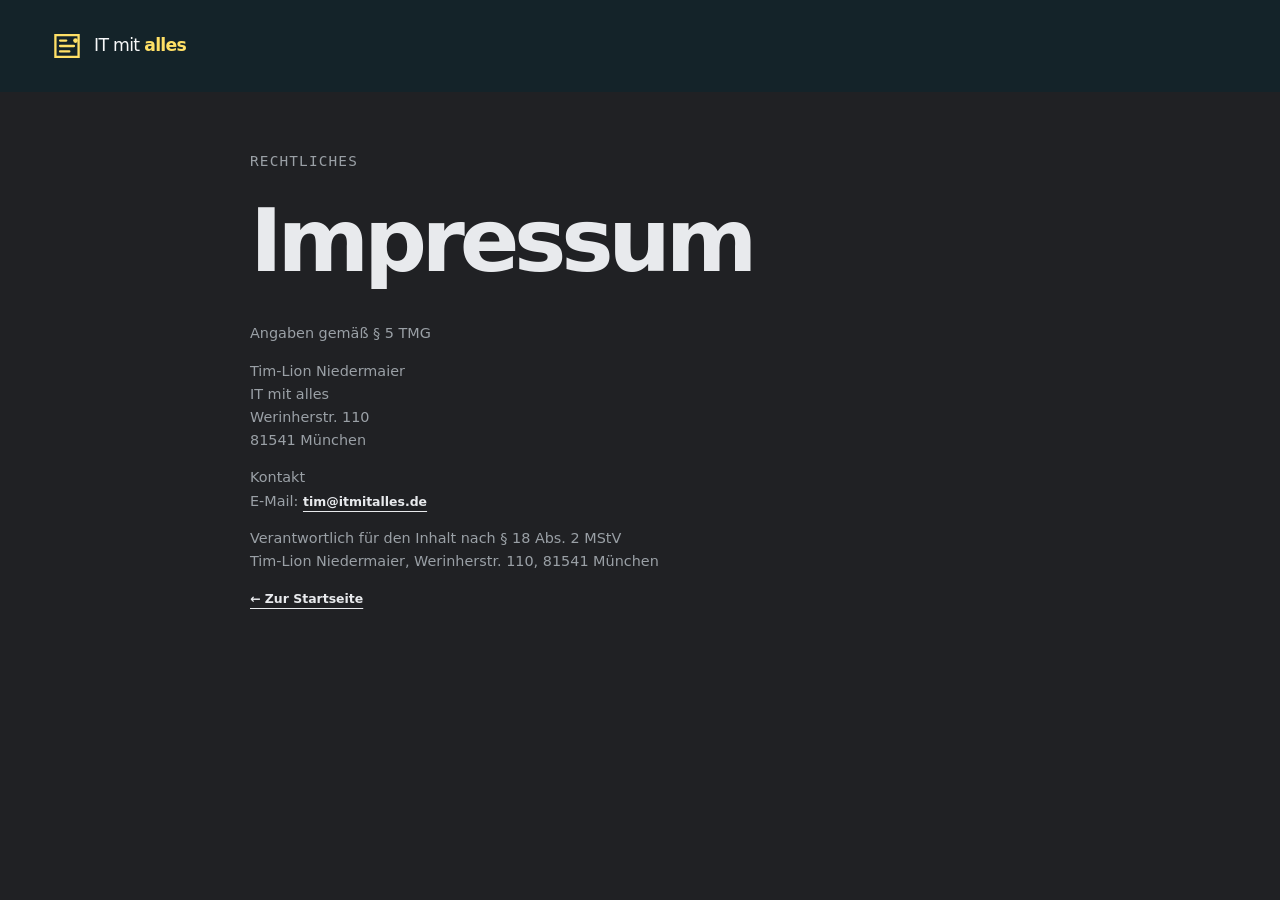
<file: impressum.html>
<!doctype html>
<html lang="de">
  <head>
    <meta charset="utf-8"><meta name="viewport" content="width=device-width, initial-scale=1">
    <script>(function(){try{var s=localStorage.getItem('itmitalles-theme');var t=(s==='light'||s==='dark')?s:'dark';document.documentElement.setAttribute('data-theme',t);}catch(e){}})();</script>
    <title>Impressum – IT mit alles</title><link rel="stylesheet" href="styles.css">
    <link rel="icon" href="favicon.svg" type="image/svg+xml">
    <link rel="icon" href="favicon.ico" sizes="any">
    <link rel="apple-touch-icon" href="apple-touch-icon.png">
  </head>
  <body class="legal-body">
    <header class="site-header"><div class="container nav-wrap"><a class="brand" href="/"><span class="brand-mark" aria-hidden="true"><svg viewBox="0 0 44 44"><path d="M7 8h30v28H7z" fill="none" stroke="currentColor" stroke-width="3"/><path d="M13 15h8M13 22h18M13 29h12" fill="none" stroke="currentColor" stroke-width="3" stroke-linecap="round"/><circle cx="33" cy="15" r="3" fill="currentColor"/></svg></span><span>IT mit <b>alles</b></span></a></div></header>
    <main class="legal-page"><div class="container legal-card"><p class="eyebrow">Rechtliches</p><h1>Impressum</h1><p>Angaben gemäß § 5 TMG</p><p>Tim-Lion Niedermaier<br>IT mit alles<br>Werinherstr. 110<br>81541 München</p><p>Kontakt<br>E-Mail: <a class="text-link" href="mailto:tim@itmitalles.de">tim@itmitalles.de</a></p><p>Verantwortlich für den Inhalt nach § 18 Abs. 2 MStV<br>Tim-Lion Niedermaier, Werinherstr. 110, 81541 München</p><p><a class="text-link" href="/">← Zur Startseite</a></p></div></main>
  </body>
</html>
</file>
<file: styles.css>
:root {
  color-scheme: light;
  --ink: #142329;
  --ink-soft: #53626a;
  --paper: #e4e7e8;
  --paper-dark: #d3d7d9;
  --orange: #f2b705;
  --orange-soft: #ffe066;
  --white: #f8f9fa;
  --gray-light: #dde0e2;
  --line: rgba(20, 35, 41, .16);
  --night: #142329;
  --night-soft: #53626a;
  --max: 1180px;
}

:root[data-theme="dark"] {
  color-scheme: dark;
  --ink: #e8eaed;
  --ink-soft: #9aa0a6;
  --paper: #202124;
  --paper-dark: #2c2d30;
  --gray-light: #28292c;
  --line: rgba(255, 255, 255, .14);
}

body, .hero, .trust-strip, .clients-section, .about-section, .approach-section, .fit-section, .contact-section, .site-footer, .service-card, .contact-form input, .contact-form textarea {
  transition: background-color .25s ease, color .25s ease, border-color .25s ease;
}

* { box-sizing: border-box; }
html { scroll-behavior: smooth; }
body { margin: 0; color: var(--ink); background: var(--paper); font-family: Inter, ui-sans-serif, system-ui, -apple-system, BlinkMacSystemFont, "Segoe UI", sans-serif; line-height: 1.6; }
a { color: inherit; }
.container { width: min(calc(100% - 48px), var(--max)); margin: 0 auto; }
.skip-link { position: absolute; left: 16px; top: -60px; z-index: 20; padding: 10px 14px; background: var(--orange); color: var(--night); }
.skip-link:focus { top: 16px; }

html[lang="de"] [lang="en"] { display: none; }
html[lang="en"] [lang="de"] { display: none; }

.site-header { position: absolute; inset: 0 0 auto; z-index: 10; color: var(--white); }
.nav-wrap { min-height: 92px; display: flex; align-items: center; justify-content: space-between; }
.brand { display: inline-flex; align-items: center; gap: 10px; text-decoration: none; font-size: 1.08rem; letter-spacing: -.04em; }
.brand b { color: var(--orange-soft); font-weight: 800; }
.brand-mark { display: inline-grid; place-items: center; width: 34px; height: 34px; color: var(--orange-soft); }
.brand-mark svg { width: 100%; height: 100%; }
.nav-actions { display: flex; align-items: center; gap: 26px; }
.main-nav { display: flex; align-items: center; gap: 34px; font-size: .78rem; font-weight: 700; }
.main-nav a { opacity: .8; text-decoration: none; transition: opacity .2s ease, color .2s ease; }
.main-nav a:hover, .main-nav a:focus-visible { opacity: 1; color: var(--orange-soft); }
.menu-toggle { display: none; }

.lang-switch { display: inline-flex; align-items: center; gap: 2px; padding: 3px; border: 1px solid rgba(255,255,255,.35); border-radius: 999px; }
.lang-switch button { padding: 5px 12px; border: 0; border-radius: 999px; background: transparent; color: rgba(255,255,255,.65); font: inherit; font-size: .68rem; font-weight: 800; letter-spacing: .04em; cursor: pointer; transition: background .2s ease, color .2s ease; }
.lang-switch button:hover { color: var(--white); }
.lang-switch button[aria-pressed="true"] { background: var(--orange); color: var(--night); }
.lang-switch button[aria-pressed="true"]:hover { color: var(--night); }

.theme-switch { display: inline-flex; align-items: center; gap: 2px; padding: 3px; border: 1px solid rgba(255,255,255,.35); border-radius: 999px; }
.theme-switch button { display: grid; place-items: center; width: 28px; height: 28px; border: 0; border-radius: 999px; background: transparent; color: rgba(255,255,255,.65); cursor: pointer; transition: background .2s ease, color .2s ease; }
.theme-switch button svg { width: 15px; height: 15px; }
.theme-switch button:hover { color: var(--white); }
.theme-switch button[aria-pressed="true"] { background: var(--orange); color: var(--night); }
.theme-switch button[aria-pressed="true"]:hover { color: var(--night); }

.hero { position: relative; overflow: hidden; min-height: 720px; padding: 168px 0 94px; color: var(--white); background: var(--night); }
.hero::before { content: ''; position: absolute; width: 760px; height: 760px; right: -270px; top: -210px; border: 1px solid rgba(255,255,255,.1); border-radius: 50%; box-shadow: 0 0 0 80px rgba(255,255,255,.025), 0 0 0 160px rgba(255,255,255,.02); }
.hero::after { content: ''; position: absolute; inset: auto 0 0; height: 1px; background: rgba(255,255,255,.12); }
.hero-grid { position: relative; z-index: 1; display: grid; grid-template-columns: 1fr .9fr; gap: 68px; align-items: center; }
.hero-copy { max-width: 650px; }
.eyebrow { display: flex; align-items: center; gap: 9px; margin: 0 0 22px; color: var(--ink); font-family: 'DM Mono', monospace; font-size: .7rem; font-weight: 500; letter-spacing: .08em; text-transform: uppercase; }
.hero .eyebrow { color: var(--orange); }
.eyebrow-dot { width: 7px; height: 7px; border-radius: 50%; background: var(--orange); box-shadow: 0 0 0 5px rgba(242,183,5,.14); }
.eyebrow-light { color: var(--orange-soft); }
h1, h2, h3, p { margin-top: 0; }
h1, h2, h3 { line-height: 1.05; letter-spacing: -.06em; }
h1 { max-width: 700px; margin-bottom: 28px; font-size: clamp(3.5rem, 7vw, 6.7rem); font-weight: 700; }
h1 em, h2 em { color: var(--ink); font-style: normal; }
.hero h1 em, .approach-section h2 em { color: var(--orange); }
.hero-lead { max-width: 570px; color: rgba(255,253,248,.73); font-size: 1.05rem; }
.hero-actions { display: flex; align-items: center; gap: 27px; margin: 35px 0 58px; }
.button { display: inline-flex; align-items: center; gap: 22px; min-height: 50px; padding: 0 21px; border: 1px solid transparent; text-decoration: none; font-size: .78rem; font-weight: 800; transition: transform .2s ease, background .2s ease, border-color .2s ease; }
.button:hover, .button:focus-visible { transform: translateY(-2px); }
.button-primary { background: var(--orange); color: var(--night); }
.button-primary:hover, .button-primary:focus-visible { background: #ffc300; }
.button-light { background: var(--orange-soft); color: var(--night); }
.button-light:hover, .button-light:focus-visible { background: white; }
.text-link { color: var(--white); font-size: .78rem; font-weight: 700; text-underline-offset: 5px; }
.text-link span { margin-left: 6px; color: var(--orange-soft); }
.hero-notes { display: flex; flex-wrap: wrap; gap: 18px 28px; color: rgba(255,253,248,.53); font-family: 'DM Mono', monospace; font-size: .64rem; }
.hero-notes i { margin-right: 6px; color: var(--orange); font-style: normal; font-size: .6rem; }

.hero-visual { position: relative; min-height: 440px; }
.orbit { position: absolute; border: 1px solid rgba(242,183,5,.36); border-radius: 50%; transform: rotate(-24deg); }
.orbit-one { width: 480px; height: 210px; left: 10px; top: 113px; }
.orbit-two { width: 450px; height: 160px; left: 31px; top: 140px; border-color: rgba(255,255,255,.14); transform: rotate(38deg); }
.visual-card { position: absolute; border: 1px solid rgba(255,255,255,.2); background: rgba(255,255,255,.08); box-shadow: 0 22px 50px rgba(0,0,0,.18); backdrop-filter: blur(10px); }
.visual-card-main { width: min(100%, 360px); height: 270px; left: 53px; top: 75px; padding: 13px; transform: rotate(-4deg); }
.window-bar { display: flex; align-items: center; gap: 6px; height: 22px; color: rgba(255,255,255,.65); font-family: 'DM Mono', monospace; font-size: .5rem; }
.window-bar span { width: 6px; height: 6px; border-radius: 50%; background: rgba(255,255,255,.45); }
.window-bar span:nth-child(2) { background: var(--orange-soft); }
.window-bar b { margin-left: auto; font-weight: 400; }
.visual-screen { height: calc(100% - 22px); padding: 32px 28px; background: #1b353b; }
.screen-line { height: 6px; border-radius: 10px; background: rgba(255,255,255,.17); }
.screen-line-long { width: 74%; }.screen-line-short { width: 44%; margin-top: 10px; background: rgba(242,183,5,.7); }
.screen-grid { display: grid; grid-template-columns: repeat(4, 1fr); gap: 8px; margin-top: 35px; }
.screen-grid span { height: 48px; border: 1px solid rgba(255,255,255,.13); background: rgba(255,255,255,.04); }
.screen-grid span:nth-child(2) { background: rgba(242,183,5,.25); }.screen-grid span:nth-child(4) { background: rgba(255,224,102,.18); }
.screen-status { display: flex; align-items: center; gap: 8px; margin-top: 25px; color: rgba(255,255,255,.63); font-family: 'DM Mono', monospace; font-size: .55rem; }
.screen-status i { width: 7px; height: 7px; border-radius: 50%; background: #8de0a2; box-shadow: 0 0 12px #8de0a2; }
.visual-card-small { display: flex; flex-direction: column; width: 126px; min-height: 105px; padding: 13px; color: white; font-size: .75rem; }
.visual-card-small .card-icon { color: var(--orange-soft); font-size: 1.45rem; line-height: 1; }
.visual-card-small b { margin-top: 11px; font-weight: 700; }.visual-card-small small { color: rgba(255,255,255,.5); font-family: 'DM Mono', monospace; font-size: .54rem; }
.card-wifi { right: 0; top: 54px; transform: rotate(5deg); }.card-backup { right: 37px; bottom: 32px; transform: rotate(4deg); }
.visual-label { position: absolute; left: 13px; bottom: 22px; color: var(--orange-soft); font-family: 'DM Mono', monospace; font-size: .63rem; transform: rotate(-8deg); }

.trust-strip { background: var(--orange); color: var(--night); }
.trust-grid { display: grid; grid-template-columns: 1.5fr repeat(3, 1fr); gap: 25px; align-items: center; min-height: 125px; }
.trust-grid p { margin: 0; }.trust-intro { max-width: 220px; font-size: 1.05rem; font-weight: 800; line-height: 1.15; letter-spacing: -.04em; }
.trust-grid div { padding-left: 20px; border-left: 1px solid rgba(20,35,41,.28); }.trust-grid strong, .trust-grid span { display: block; }.trust-grid strong { font-size: .8rem; }.trust-grid span { margin-top: 3px; font-family: 'DM Mono', monospace; font-size: .56rem; }

.clients-section { padding: 56px 0; background: var(--gray-light); border-top: 1px solid var(--line); }
.clients-wrap { display: flex; flex-wrap: wrap; align-items: center; gap: 28px 40px; }
.clients-label { margin: 0; color: var(--ink-soft); font-family: 'DM Mono', monospace; font-size: .6rem; font-weight: 700; letter-spacing: .06em; text-transform: uppercase; white-space: nowrap; }
.clients-logos { display: flex; flex-wrap: wrap; align-items: center; gap: 14px; margin: 0; padding: 0; list-style: none; }
.clients-logos a { display: flex; align-items: center; gap: 12px; height: 56px; padding: 8px 20px; border: 1px solid var(--line); text-decoration: none; color: var(--ink); transition: border-color .2s ease; }
.clients-logos a:hover, .clients-logos a:focus-visible { border-color: var(--ink); }
.clients-logos img { max-width: 90px; max-height: 100%; width: auto; height: auto; object-fit: contain; filter: grayscale(1); opacity: .75; transition: filter .2s ease, opacity .2s ease; }
.clients-logos a:hover img, .clients-logos a:focus-visible img { filter: grayscale(0); opacity: 1; }
.clients-logos span { font-size: .78rem; font-weight: 600; white-space: nowrap; }
.logo-mask { display: inline-block; width: 90px; height: 34px; background-color: var(--ink-soft); opacity: .75; -webkit-mask-repeat: no-repeat; mask-repeat: no-repeat; -webkit-mask-position: left center; mask-position: left center; -webkit-mask-size: contain; mask-size: contain; transition: background-color .2s ease, opacity .2s ease; }
.logo-mask-mantle { -webkit-mask-image: url(assets/logos/mantle.svg); mask-image: url(assets/logos/mantle.svg); }
.clients-logos a:hover .logo-mask, .clients-logos a:focus-visible .logo-mask { background-color: var(--orange); opacity: 1; }

.section { padding: 120px 0; }.section-heading { display: flex; justify-content: space-between; gap: 50px; align-items: flex-end; margin-bottom: 64px; }.section-heading > p { max-width: 300px; margin-bottom: 4px; color: var(--ink-soft); font-size: .87rem; }.section-heading .eyebrow { margin-bottom: 20px; }
h2 { margin-bottom: 0; font-size: clamp(2.8rem, 5vw, 4.9rem); font-weight: 700; }.service-grid { display: grid; grid-template-columns: repeat(2, 1fr); border-top: 1px solid var(--line); border-left: 1px solid var(--line); }
.service-card { position: relative; min-height: 330px; padding: 30px 32px; border-right: 1px solid var(--line); border-bottom: 1px solid var(--line); }.service-card-featured { box-shadow: inset 0 0 0 2px var(--orange); }.service-card-wide { grid-column: 1 / -1; min-height: auto; }.service-card-wide p { max-width: 620px; }.service-number { color: var(--ink); font-family: 'DM Mono', monospace; font-size: .65rem; }.service-icon { margin: 35px 0 21px; color: var(--ink); font-size: 2rem; line-height: 1; }.service-card h3 { margin-bottom: 14px; font-size: 1.55rem; }.service-card p { max-width: 400px; color: var(--ink-soft); font-size: .83rem; }.service-tags { display: inline-block; margin-top: 22px; color: var(--ink); font-family: 'DM Mono', monospace; font-size: .58rem; }

.about-section { background: var(--gray-light); }.about-grid { display: grid; grid-template-columns: 1fr .8fr; gap: 90px; align-items: start; }.about-photo { width: 160px; height: 160px; object-fit: cover; margin-bottom: 26px; }.about-copy h2 { margin-bottom: 30px; }.about-copy p:not(.eyebrow) { max-width: 480px; color: var(--ink-soft); font-size: .9rem; }.about-copy p + p { margin-top: 18px; }.about-motto { color: var(--ink) !important; font-weight: 700; }.about-creds { margin-top: 4px; border-top: 1px solid var(--line); }.creds-intro { margin: 0; padding: 18px 0 4px; color: var(--ink-soft); font-family: 'DM Mono', monospace; font-size: .6rem; font-weight: 700; letter-spacing: .06em; text-transform: uppercase; }.creds-list { margin: 0; padding: 0; list-style: none; }.creds-list li { padding: 14px 0; border-bottom: 1px solid var(--line); font-size: .88rem; font-weight: 600; }
.approach-section { color: var(--white); background: var(--night); }.approach-grid { display: grid; grid-template-columns: .85fr 1fr; gap: 120px; align-items: center; }.approach-copy h2 { margin-bottom: 30px; }.approach-copy p:not(.eyebrow) { max-width: 490px; color: rgba(255,253,248,.63); font-size: .9rem; }.approach-copy p + p { margin-top: 18px; }.steps { border-top: 1px solid rgba(255,255,255,.2); }.step { display: grid; grid-template-columns: 58px 1fr; gap: 18px; padding: 27px 0; border-bottom: 1px solid rgba(255,255,255,.2); }.step > span { color: var(--orange-soft); font-family: 'DM Mono', monospace; font-size: .65rem; }.step h3 { margin: 0 0 8px; color: white; font-size: 1.1rem; letter-spacing: -.04em; }.step p { max-width: 380px; margin: 0; color: rgba(255,255,255,.56); font-size: .78rem; }

.pricing-section h2 em { color: var(--orange); }.pricing-grid .service-card { min-height: 190px; }.price-amount { display: block; margin: 8px 0 18px; color: var(--orange); font-size: 2.2rem; font-weight: 800; letter-spacing: -.02em; }.price-amount small { margin-left: 4px; color: var(--ink-soft); font-size: 1rem; font-weight: 500; }.pricing-notes { margin-top: 60px; }.pricing-notes span:first-child { color: var(--orange); }
.fit-section { background: var(--paper-dark); }.fit-grid { display: grid; grid-template-columns: .9fr 1fr; gap: 120px; align-items: center; }.fit-list { border-top: 1px solid var(--line); }.fit-list p { display: flex; gap: 18px; align-items: baseline; margin: 0; padding: 20px 0; border-bottom: 1px solid var(--line); font-size: .86rem; }.fit-list span { color: var(--ink); font-size: 1.3rem; font-weight: 500; }
.contact-section { padding: 90px 0; background: var(--orange); }.contact-box { display: grid; grid-template-columns: .9fr 1fr; gap: 110px; align-items: start; }.contact-box h2 { color: var(--night); }.contact-box h2 em { color: var(--night-soft); }.contact-box .eyebrow-light { color: var(--night-soft); }.contact-copy p { max-width: 420px; color: rgba(20,35,41,.78); font-size: .88rem; }.contact-copy .button { margin: 4px 0 0; border: 0; cursor: pointer; }.contact-note { margin-top: 26px; font-family: 'DM Mono', monospace; font-size: .58rem !important; }

.sr-only { position: absolute; width: 1px; height: 1px; padding: 0; margin: -1px; overflow: hidden; clip: rect(0,0,0,0); white-space: nowrap; border: 0; }
.contact-form-honeypot { position: absolute; left: -9999px; width: 1px; height: 1px; opacity: 0; }
.contact-form { max-width: 420px; margin: 22px 0 0; }
.contact-form-row { display: grid; grid-template-columns: 1fr 1fr; gap: 10px; }
.contact-form input[type="text"], .contact-form input[type="email"], .contact-form textarea { width: 100%; margin-bottom: 10px; padding: 12px 14px; border: 1px solid rgba(20,35,41,.35); background: rgba(255,253,248,.55); color: var(--night); font: inherit; font-size: .85rem; resize: vertical; }
.contact-form input[type="text"]::placeholder, .contact-form input[type="email"]::placeholder, .contact-form textarea::placeholder { color: rgba(20,35,41,.55); }
.contact-form input[type="text"]:focus-visible, .contact-form input[type="email"]:focus-visible, .contact-form textarea:focus-visible { background: var(--white); }
.contact-form-status { min-height: 1.2em; margin: 10px 0 0; font-family: 'DM Mono', monospace; font-size: .62rem; }
.contact-form-status[data-state="error"] { color: #7a1f1f; }

.contact-links { display: flex; flex-wrap: wrap; gap: 10px 22px; margin: 26px 0 0; }
.contact-link { display: inline-flex; align-items: center; gap: 9px; color: var(--night); font-size: .82rem; font-weight: 700; text-decoration: none; }
.contact-link:hover, .contact-link:focus-visible { text-decoration: underline; text-underline-offset: 4px; }
.contact-link-icon { display: inline-grid; place-items: center; width: 20px; height: 20px; color: var(--night); }
.contact-link-icon svg { width: 100%; height: 100%; }
.site-footer { padding: 45px 0; color: rgba(255,253,248,.65); background: var(--night); }.footer-grid { display: grid; grid-template-columns: 1.4fr 1.2fr 1fr auto; gap: 30px; align-items: start; }.footer-brand { color: white; }.footer-grid p { margin: 5px 0 0; font-size: .72rem; }.footer-links { display: flex; flex-direction: column; gap: 7px; font-size: .7rem; }.footer-links a { text-underline-offset: 4px; }.footer-copy { color: rgba(255,255,255,.35); text-align: right; }
.legal-page { min-height: 100vh; padding: 150px 0 90px; }.legal-card { max-width: 780px; }.legal-card h1 { margin-bottom: 35px; font-size: clamp(3rem, 7vw, 5.5rem); }.legal-card p { max-width: 680px; color: var(--ink-soft); font-size: .9rem; }.legal-card .text-link { color: var(--ink); }.legal-placeholder { margin: 0 0 38px; padding: 25px 28px; border-left: 4px solid var(--orange); background: var(--gray-light); }.legal-placeholder strong { display: block; margin-bottom: 13px; color: var(--orange); font-family: 'DM Mono', monospace; font-size: .7rem; letter-spacing: .06em; text-transform: uppercase; }.legal-placeholder p:last-child { margin-bottom: 0; }
body:has(.legal-page) .site-header { position: absolute; background: var(--night); }

@media (max-width: 850px) {
  .container { width: min(calc(100% - 36px), var(--max)); }.hero { min-height: auto; padding-top: 140px; }.hero-grid, .approach-grid, .fit-grid, .contact-box, .about-grid { grid-template-columns: 1fr; gap: 60px; }.hero-visual { max-width: 520px; width: 100%; margin: 0 auto; }.trust-grid { grid-template-columns: repeat(2, 1fr); padding: 27px 0; }.trust-intro { grid-column: 1 / -1; max-width: 100%; }.trust-grid div:nth-child(3) { border-left: 0; padding-left: 0; }.clients-wrap { flex-direction: column; align-items: flex-start; gap: 18px; }.section { padding: 85px 0; }.section-heading { display: block; margin-bottom: 42px; }.section-heading > p { margin-top: 24px; }.approach-grid { gap: 45px; }.contact-box { gap: 32px; }.footer-grid { grid-template-columns: 1fr 1fr; }.footer-copy { text-align: left; }
}
@media (max-width: 600px) {
  .container { width: min(calc(100% - 30px), var(--max)); }.nav-wrap { min-height: 74px; }.nav-actions { gap: 12px; }.lang-switch button { padding: 5px 9px; }.theme-switch button { width: 25px; height: 25px; }.menu-toggle { display: block; border: 1px solid rgba(255,255,255,.4); padding: 8px 11px; color: white; background: transparent; font: inherit; font-size: .7rem; }.main-nav { display: none; position: absolute; top: 62px; left: 15px; right: 15px; flex-direction: column; align-items: stretch; gap: 0; padding: 8px 15px; background: var(--night); border: 1px solid rgba(255,255,255,.18); }.main-nav.is-open { display: flex; }.main-nav a { padding: 13px 0; border-bottom: 1px solid rgba(255,255,255,.1); }.main-nav a:last-child { border-bottom: 0; }.hero { padding-top: 125px; padding-bottom: 55px; }.hero h1 { font-size: clamp(3.15rem, 16vw, 5rem); }.hero-lead { font-size: .92rem; }.hero-actions { align-items: flex-start; flex-direction: column; gap: 18px; margin: 30px 0 43px; }.hero-notes { flex-direction: column; gap: 8px; }.hero-visual { min-height: 330px; transform: scale(.82); transform-origin: top left; width: 122%; margin-bottom: -55px; }.visual-card-main { left: 15px; }.card-wifi { right: -10px; }.card-backup { right: 18px; }.trust-grid { grid-template-columns: 1fr 1fr; gap: 21px 12px; }.trust-grid div { padding-left: 12px; }.trust-grid strong { font-size: .7rem; }.trust-grid span { font-size: .5rem; }.service-grid { grid-template-columns: 1fr; }.service-card { min-height: 290px; padding: 25px; }.service-icon { margin-top: 27px; }.section-heading h2, .fit-grid h2, .contact-box h2, .approach-copy h2 { font-size: 3rem; }.fit-grid { gap: 38px; }.contact-section { padding: 72px 0; }.contact-form-row { grid-template-columns: 1fr; }.footer-grid { grid-template-columns: 1fr; gap: 20px; }.footer-copy { margin-top: 8px !important; }
}

:focus-visible { outline: 3px solid var(--orange-soft); outline-offset: 4px; }
@media (prefers-reduced-motion: reduce) { html { scroll-behavior: auto; } *, *::before, *::after { transition-duration: .01ms !important; animation-duration: .01ms !important; } }
</file>
